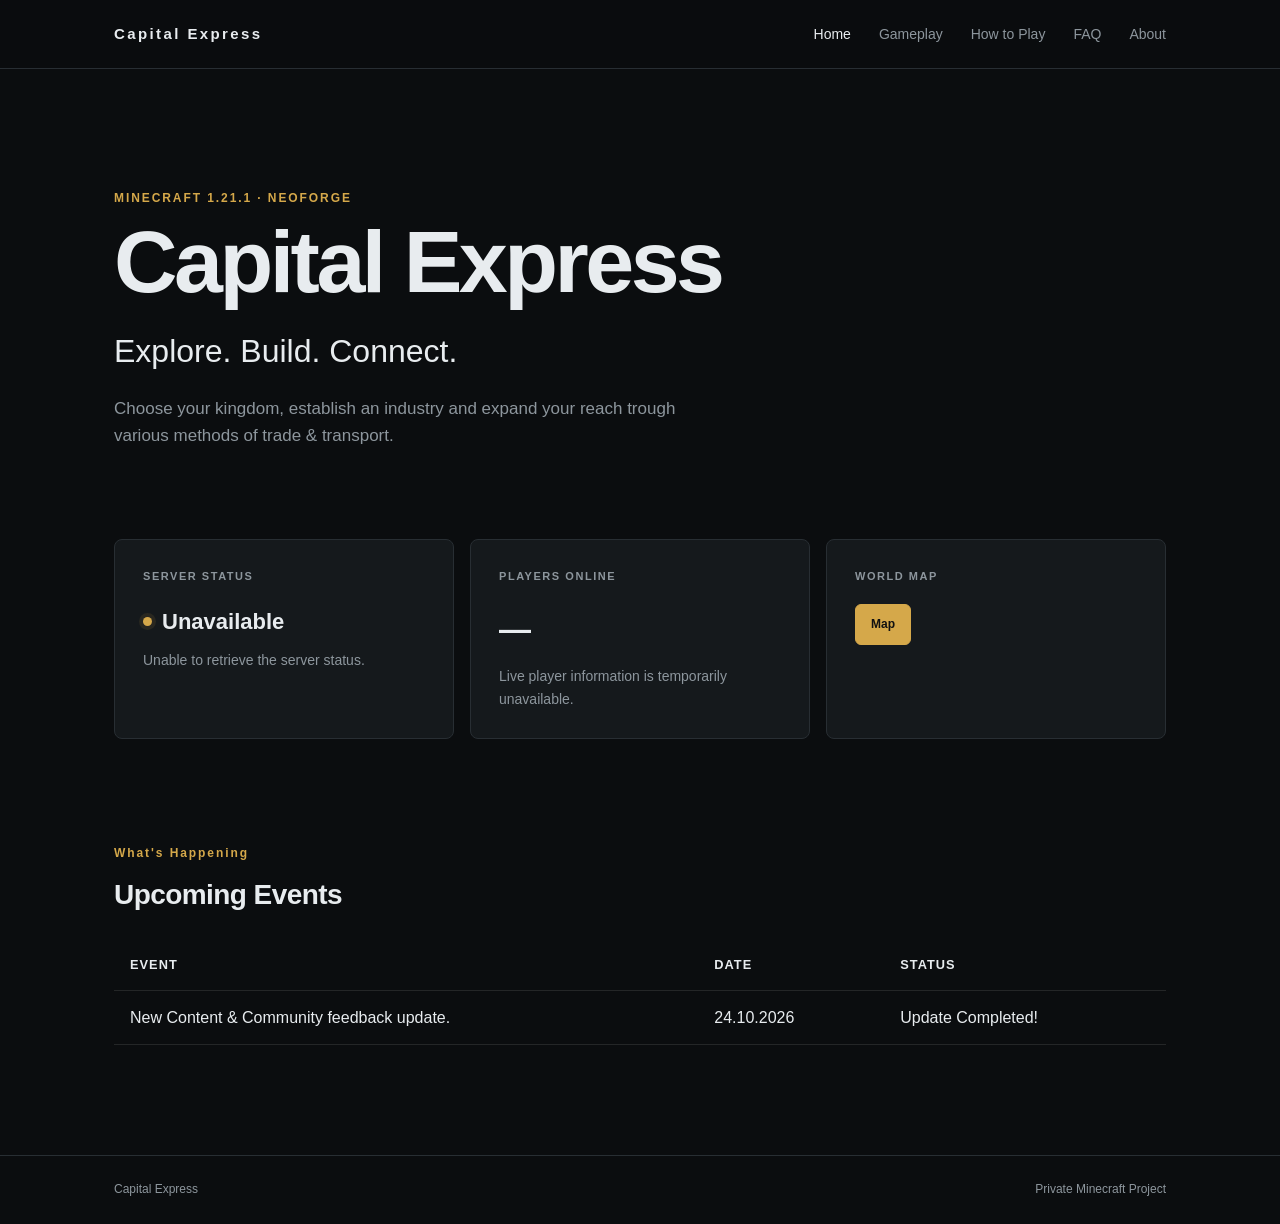
<file: index.html>
<!DOCTYPE html>

<html lang="en">
<head>
    <meta charset="UTF-8">
    <meta name="viewport" content="width=device-width, initial-scale=1.0">
    <style>
                .events-table-wrap {
            overflow-x: auto;
            width: 100%;
        }

        .events-table {
            width: 100%;
            border-collapse: collapse;
            text-align: left;
        }

        .events-table th,
        .events-table td {
            padding: 14px 16px;
            border-bottom: 1px solid rgba(255, 255, 255, 0.1);
        }

        .events-table th {
            font-size: 0.8rem;
            text-transform: uppercase;
            letter-spacing: 0.08em;
        }

        .empty-events {
            text-align: center;
            opacity: 0.75;
            padding: 28px 16px !important;
        }
    </style>


<title>Capital Express</title>
<meta name="description" content="Capital Express — A curated Minecraft multiplayer experience.">

<link rel="stylesheet" href="style.css">


</head>

<body>


<header class="navbar">
    <div class="nav-container">

        <a href="index.html" class="logo">
            Capital Express
        </a>

        <nav>
            <a href="index.html" class="active">Home</a>
            <a href="gameplay.html">Gameplay</a>
            <a href="how-to-play.html">How to Play</a>
            <a href="faq.html">FAQ</a>
            <a href="about.html">About</a>
        </nav>

    </div>
</header>


<main>

    <!-- Hero -->
    <section class="hero">

        <div class="hero-content">

            <p class="eyebrow">
                MINECRAFT 1.21.1 · NEOFORGE
            </p>

            <h1>Capital Express</h1>

            <p class="tagline">
                Explore. Build. Connect.
            </p>

            <p class="intro">
                Choose your kingdom, establish an industry and expand your reach trough various methods of trade & transport.
            </p>

        </div>

    </section>


    <!-- Server Information -->
    <section class="server-section">

        <div class="server-card">

            <span class="card-label">
                SERVER STATUS
            </span>

            <div class="status">
                <span id="status-dot" class="status-dot coming-soon"></span>
                <span id="server-status">Checking...</span>
            </div>

            <p id="server-message">
                Checking server status...
            </p>

        </div>


        <div class="server-card">

            <span class="card-label">
                PLAYERS ONLINE
            </span>

            <div class="big-value" id="player-count">
                —
            </div>

            <p id="player-message">
                Checking live player information...
            </p>

        </div>


        <div class="server-card">

            <span class="card-label">
                WORLD MAP
            </span>

            <div class="big-value">
                
            </div>

        <a 
            href="http://185.83.154.42:8081/" 
            class="setup-button" 
            target="_blank"
            rel="noopener noreferrer" 
            > 
                Map 
        </a>

        </div>

    </section>


<!-- Events table -->
<section class="development">

    <div class="section-heading">
        <span class="eyebrow">What's Happening</span>
        <h2>Upcoming Events</h2>
    </div>

    <div class="events-table-wrap">
        <table class="events-table">

            <thead>
                <tr>
                    <th scope="col">Event</th>
                    <th scope="col">Date</th>
                    <th scope="col">Status</th>
                </tr>
            </thead>

            <tbody id="events-list">
                <tr>
                    <td colspan="3" class="empty-events">
                        Loading events...
                    </td>
                </tr>
            </tbody>

        </table>
    </div>

</section>

</main>


<footer>

    <div class="footer-container">

        <span>Capital Express</span>

        <span>
            Private Minecraft Project
        </span>

    </div>

</footer>


<script>
    const SERVER_ADDRESS = "185.83.154.42:25599";

    async function updateServerStatus() {
        const statusText = document.getElementById("server-status");
        const statusDot = document.getElementById("status-dot");
        const statusMessage = document.getElementById("server-message");
        const playerCount = document.getElementById("player-count");
        const playerMessage = document.getElementById("player-message");

        try {
            const response = await fetch(
                `https://api.mcstatus.io/v2/status/java/${SERVER_ADDRESS}`
            );

            if (!response.ok) {
                throw new Error("Status API request failed");
            }

            const data = await response.json();

            if (data.online) {
                statusText.textContent = "Online";
                statusDot.className = "status-dot online";

                statusMessage.textContent =
                    "The server is currently online.";

                const online = data.players?.online ?? 0;
                const max = data.players?.max ?? "?";

                playerCount.textContent = `${online} / ${max}`;

                playerMessage.textContent =
                    "Players currently online.";
            } else {
                statusText.textContent = "Offline";
                statusDot.className = "status-dot offline";

                statusMessage.textContent =
                    "The server is currently offline.";

                playerCount.textContent = "0";

                playerMessage.textContent =
                    "No players are currently online.";
            }

        } catch (error) {
            console.error("Could not retrieve Minecraft server status:", error);

            statusText.textContent = "Unavailable";
            statusDot.className = "status-dot coming-soon";

            statusMessage.textContent =
                "Unable to retrieve the server status.";

            playerCount.textContent = "—";

            playerMessage.textContent =
                "Live player information is temporarily unavailable.";
        }
    }
    
    // Check immediately when the page loads
    updateServerStatus();

    // Refresh every 30 seconds
    setInterval(updateServerStatus, 30000);
</script>

<script src="events.js" defer></script>

</body>
</html>
</file>
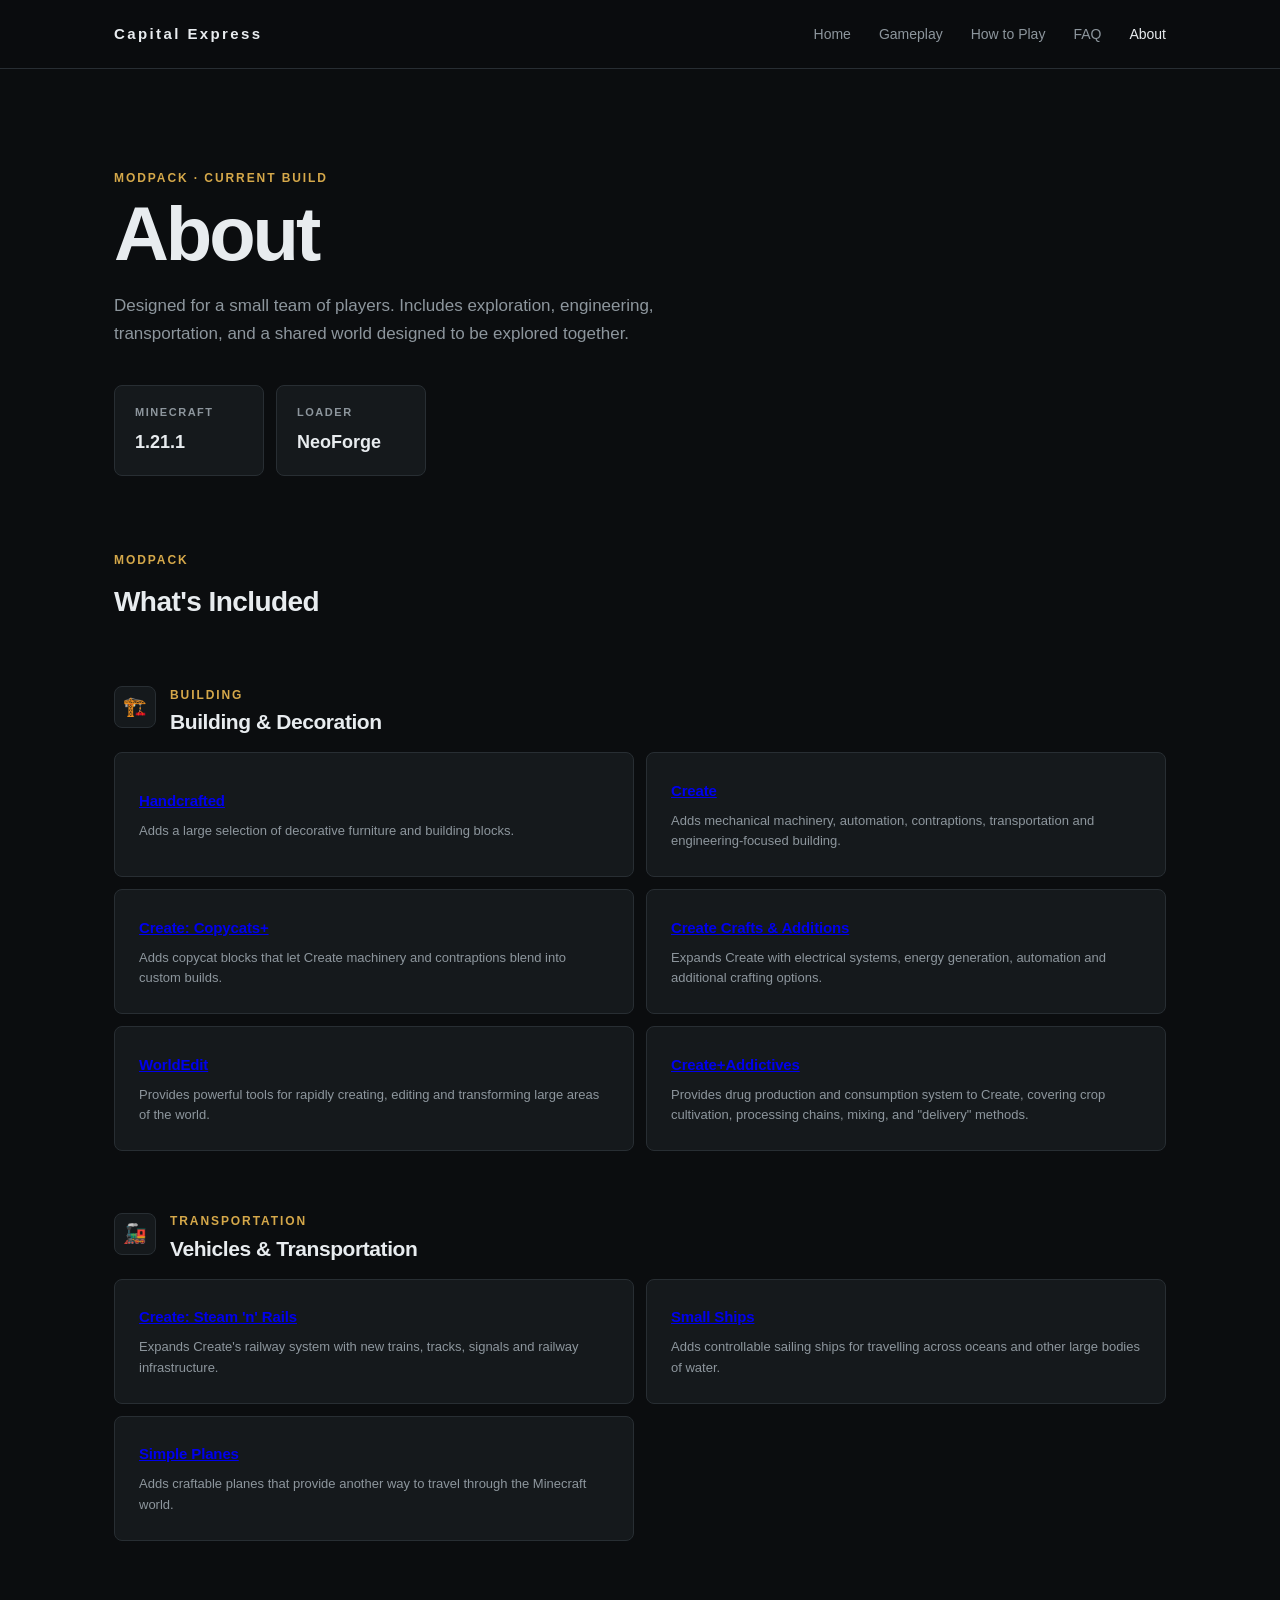
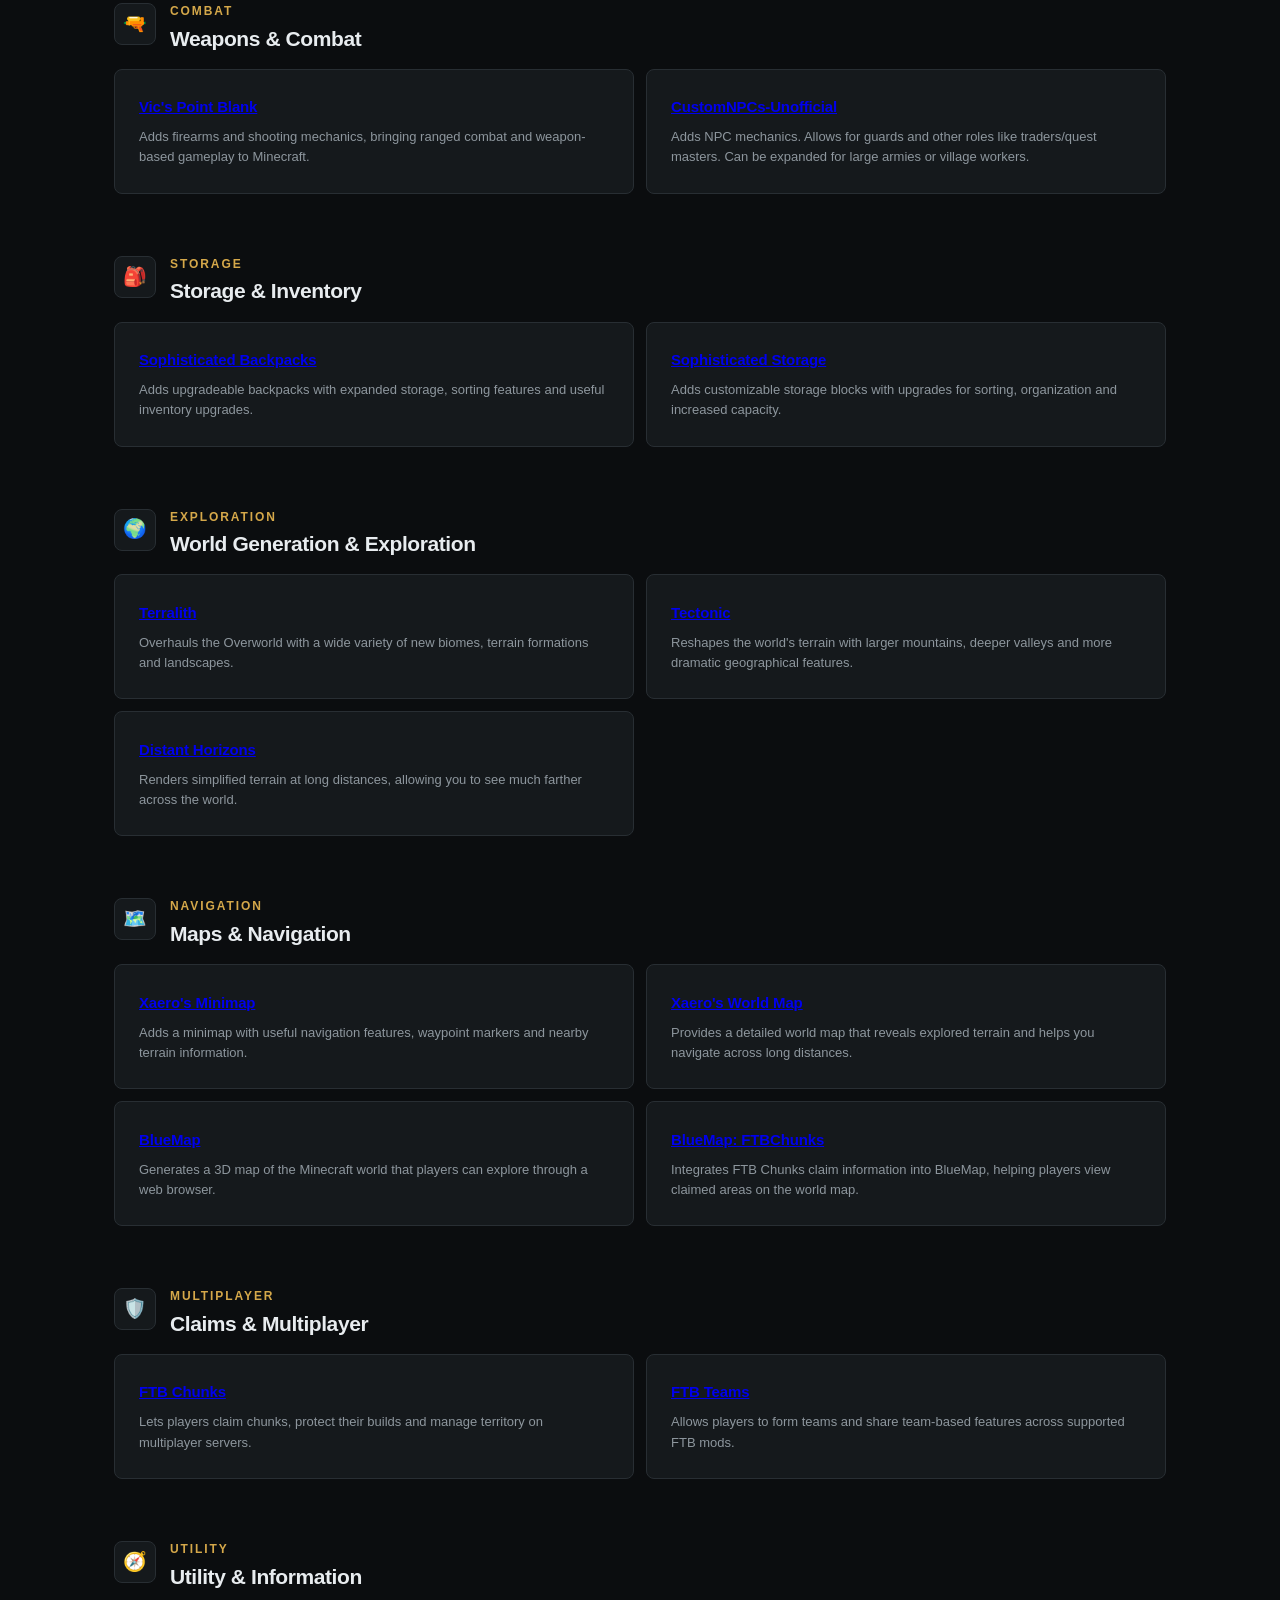
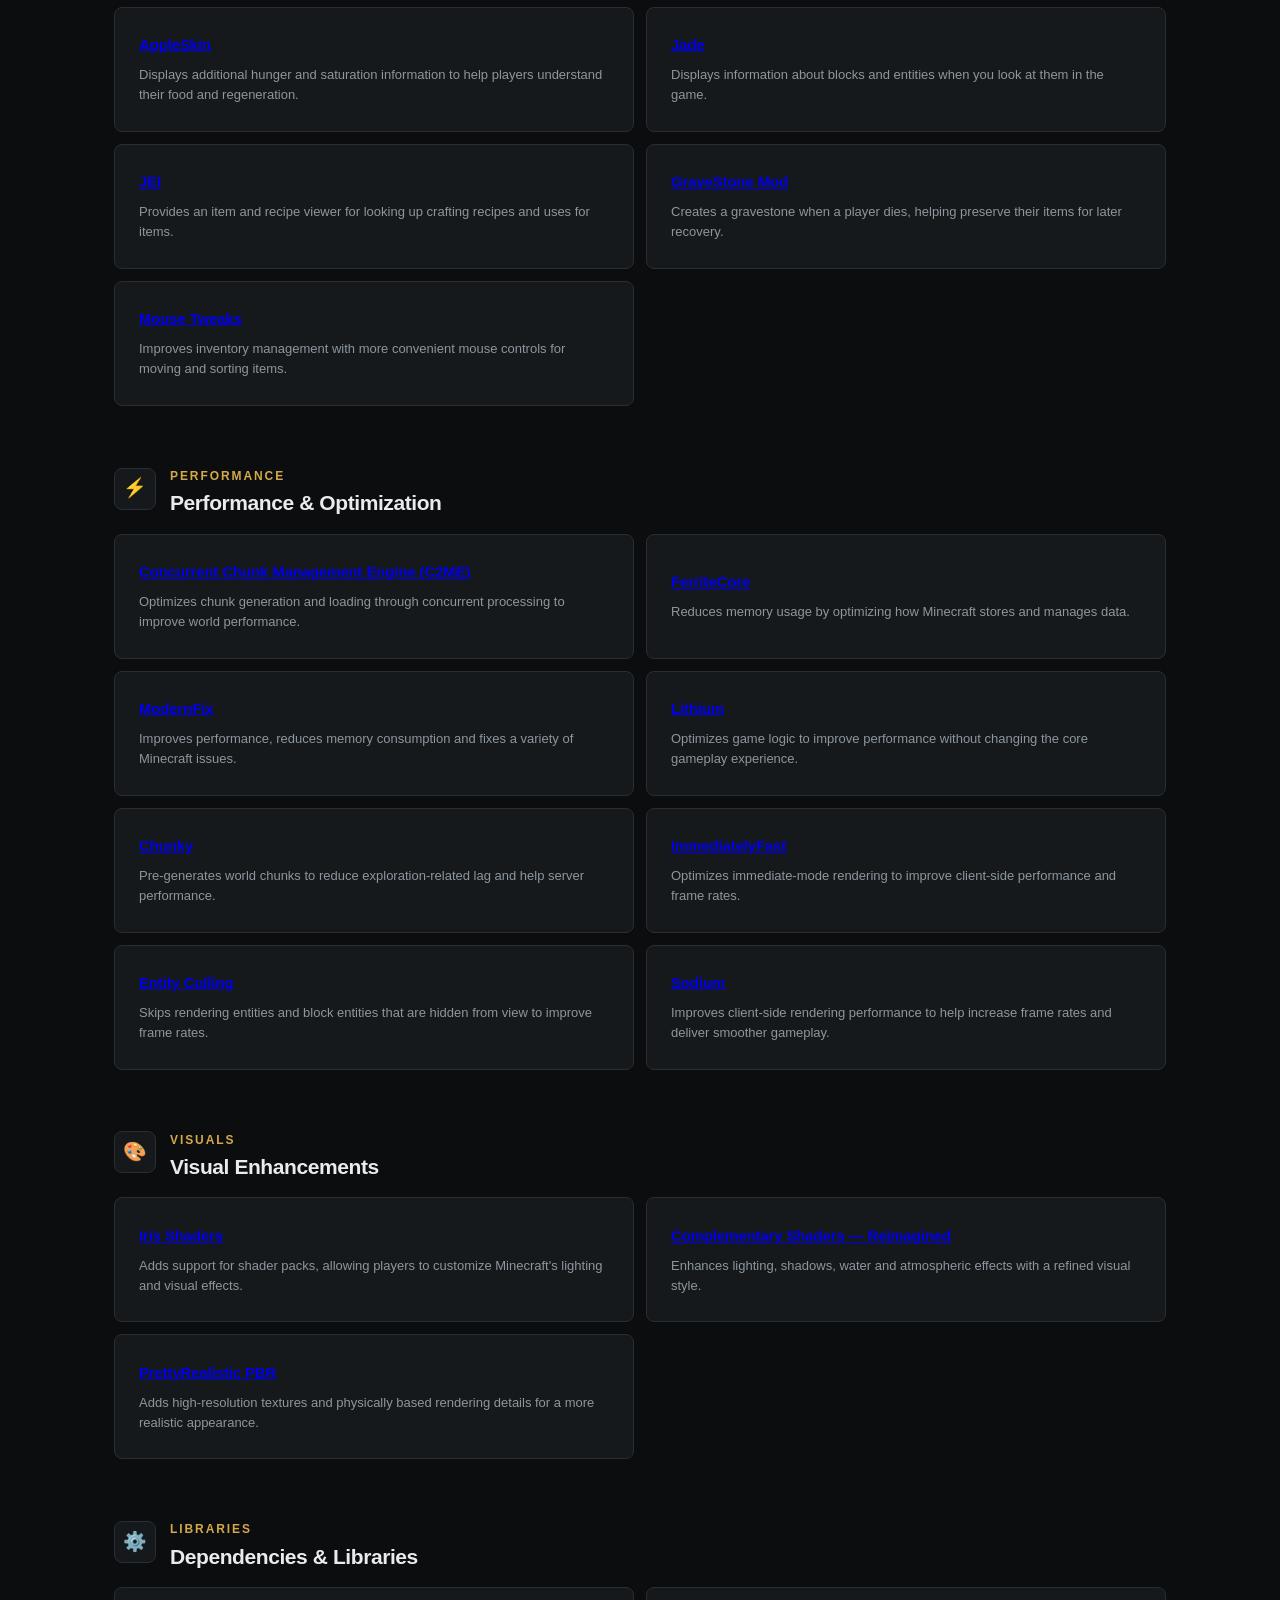
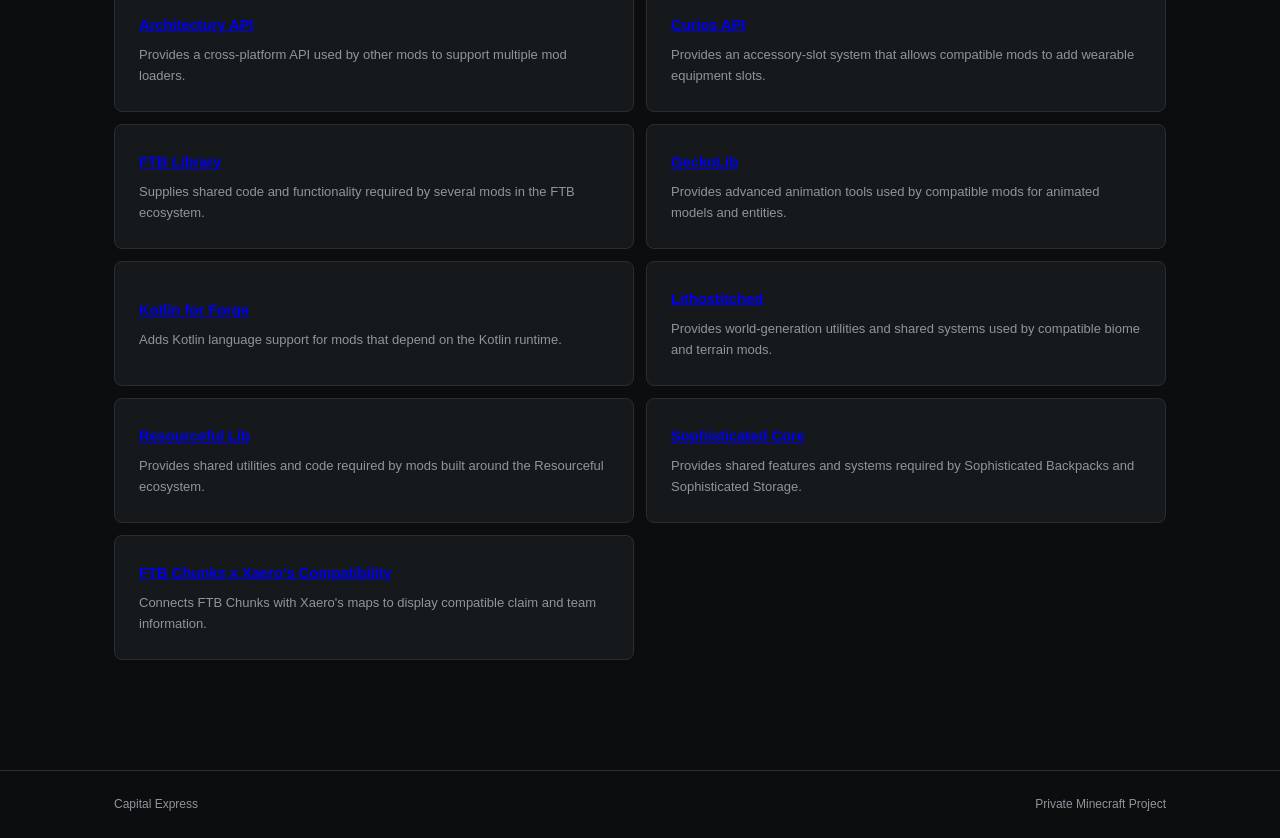
<file: about.html>
<!DOCTYPE html>
<html lang="en">
<head>
    <meta charset="UTF-8">
    <meta name="viewport" content="width=device-width, initial-scale=1.0">

    <title>About — Capital Express</title>
    <meta name="description" content="Designed for a small team of players. Includes exploration, engineering, transportation, and a shared world designed to be explored together.">

    <link rel="stylesheet" href="style.css">
</head>

<body>

    <header class="navbar">
        <div class="nav-container">

            <a href="index.html" class="logo">
                Capital Express
            </a>

            <nav>
                <a href="index.html">Home</a>
                <a href="gameplay.html">Gameplay</a>
                <a href="how-to-play.html">How to Play</a>
                <a href="faq.html">FAQ</a>
                <a href="about.html" class="active">About</a>
            </nav>

        </div>
    </header>


    <main>

        <!-- Page Header -->
        <section class="page-header">

            <div class="page-header-content">

                <p class="eyebrow">
                    MODPACK · CURRENT BUILD
                </p>

                <h1>About</h1>

                <p class="page-intro">
                Designed for a small team of players. 
                Includes exploration, engineering, transportation, and a shared world designed to be explored together.
                </p>

                <div class="version-info">
                    <div>
                        <span class="card-label">MINECRAFT</span>
                        <strong>1.21.1</strong>
                    </div>

                    <div>
                        <span class="card-label">LOADER</span>
                        <strong>NeoForge</strong>
                    </div>
                </div>

            </div>

        </section>


        <!-- Modpack -->
        <section class="modpack">

            <div class="section-heading">
                <span class="eyebrow">MODPACK</span>
                <h2>What's Included</h2>
            </div>

<!-- Building & Decoration -->

<section class="mod-category">


<div class="mod-category-header">
    <span class="mod-category-icon">🏗️</span>

    <div>
        <span class="eyebrow">BUILDING</span>
        <h3>Building &amp; Decoration</h3>
    </div>
</div>

<div class="mod-list">

    <article class="mod-item">
        <h4><a href="https://www.curseforge.com/minecraft/mc-mods/handcrafted" target="_blank" rel="noopener noreferrer">Handcrafted</a></h4>
        <p>
            Adds a large selection of decorative furniture
            and building blocks.
        </p>
    </article>

    <article class="mod-item">
        <h4><a href="https://www.curseforge.com/minecraft/mc-mods/create" target="_blank" rel="noopener noreferrer">Create</a></h4>
        <p>
            Adds mechanical machinery, automation, contraptions,
            transportation and engineering-focused building.
        </p>
    </article>

    <article class="mod-item">
        <h4><a href="https://www.curseforge.com/minecraft/mc-mods/copycats" target="_blank" rel="noopener noreferrer">Create: Copycats+</a></h4>
        <p>
            Adds copycat blocks that let Create machinery and
            contraptions blend into custom builds.
        </p>
    </article>

    <article class="mod-item">
        <h4><a href="https://www.curseforge.com/minecraft/mc-mods/createaddition" target="_blank" rel="noopener noreferrer">Create Crafts &amp; Additions</a></h4>
        <p>
            Expands Create with electrical systems, energy generation,
            automation and additional crafting options.
        </p>
    </article>

    <article class="mod-item">
        <h4><a href="https://www.curseforge.com/minecraft/mc-mods/worldedit" target="_blank" rel="noopener noreferrer">WorldEdit</a></h4>
        <p>
            Provides powerful tools for rapidly creating, editing
            and transforming large areas of the world.
        </p>
    </article>
    
    <article class="mod-item">
        <h4><a href="https://www.curseforge.com/minecraft/mc-mods/create-addictives" target="_blank" rel="noopener noreferrer">Create+Addictives</a></h4>
        <p>
            Provides drug production and consumption system to Create, covering crop cultivation, processing chains, mixing, and "delivery" methods.
        </p>
    </article>
    
</div>


</section>

<!-- Transportation -->

<section class="mod-category">


<div class="mod-category-header">
    <span class="mod-category-icon">🚂</span>

    <div>
        <span class="eyebrow">TRANSPORTATION</span>
        <h3>Vehicles &amp; Transportation</h3>
    </div>
</div>

<div class="mod-list">

    <article class="mod-item">
        <h4><a href="https://www.curseforge.com/minecraft/mc-mods/steam-n-rails-neoforge" target="_blank" rel="noopener noreferrer">Create: Steam 'n' Rails</a></h4>
        <p>
            Expands Create's railway system with new trains,
            tracks, signals and railway infrastructure.
        </p>
    </article>

    <article class="mod-item">
        <h4><a href="https://www.curseforge.com/minecraft/mc-mods/small-ships" target="_blank" rel="noopener noreferrer">Small Ships</a></h4>
        <p>
            Adds controllable sailing ships for travelling across
            oceans and other large bodies of water.
        </p>
    </article>

    <article class="mod-item">
        <h4><a href="https://www.curseforge.com/minecraft/mc-mods/simple-planes" target="_blank" rel="noopener noreferrer">Simple Planes</a></h4>
        <p>
            Adds craftable planes that provide another way to
            travel through the Minecraft world.
        </p>
    </article>

</div>


</section>

<!-- Weapons & Combat -->

<section class="mod-category">


<div class="mod-category-header">
    <span class="mod-category-icon">🔫</span>

    <div>
        <span class="eyebrow">COMBAT</span>
        <h3>Weapons &amp; Combat</h3>
    </div>
</div>

<div class="mod-list">

    <article class="mod-item">
        <h4><a href="https://www.curseforge.com/minecraft/mc-mods/vics-point-blank" target="_blank" rel="noopener noreferrer">Vic's Point Blank</a></h4>
        <p>
            Adds firearms and shooting mechanics, bringing
            ranged combat and weapon-based gameplay to Minecraft.
        </p>
    </article>

    <article class="mod-item">
        <h4><a href="https://www.curseforge.com/minecraft/mc-mods/customnpcs-unofficial">CustomNPCs-Unofficial</a></h4>
        <p>
            Adds NPC mechanics. Allows for guards and other roles like traders/quest masters. Can be expanded for large armies or village workers.
        </p>
    </article>

</div>

</section>

<!-- Storage & Inventory -->

<section class="mod-category">


<div class="mod-category-header">
    <span class="mod-category-icon">🎒</span>

    <div>
        <span class="eyebrow">STORAGE</span>
        <h3>Storage &amp; Inventory</h3>
    </div>
</div>

<div class="mod-list">

    <article class="mod-item">
        <h4><a href="https://www.curseforge.com/minecraft/mc-mods/sophisticated-backpacks" target="_blank" rel="noopener noreferrer">Sophisticated Backpacks</a></h4>
        <p>
            Adds upgradeable backpacks with expanded storage,
            sorting features and useful inventory upgrades.
        </p>
    </article>

    <article class="mod-item">
        <h4><a href="https://www.curseforge.com/minecraft/mc-mods/sophisticated-storage" target="_blank" rel="noopener noreferrer">Sophisticated Storage</a></h4>
        <p>
            Adds customizable storage blocks with upgrades
            for sorting, organization and increased capacity.
        </p>
    </article>

</div>


</section>

<!-- World Generation -->

<section class="mod-category">


<div class="mod-category-header">
    <span class="mod-category-icon">🌍</span>

    <div>
        <span class="eyebrow">EXPLORATION</span>
        <h3>World Generation &amp; Exploration</h3>
    </div>
</div>

<div class="mod-list">

    <article class="mod-item">
        <h4><a href="https://www.curseforge.com/minecraft/mc-mods/terralith" target="_blank" rel="noopener noreferrer">Terralith</a></h4>
        <p>
            Overhauls the Overworld with a wide variety of
            new biomes, terrain formations and landscapes.
        </p>
    </article>

    <article class="mod-item">
        <h4><a href="https://www.curseforge.com/minecraft/mc-mods/tectonic" target="_blank" rel="noopener noreferrer">Tectonic</a></h4>
        <p>
            Reshapes the world's terrain with larger mountains,
            deeper valleys and more dramatic geographical features.
        </p>
    </article>

    <article class="mod-item">
        <h4><a href="https://www.curseforge.com/minecraft/mc-mods/distant-horizons" target="_blank" rel="noopener noreferrer">Distant Horizons</a></h4>
        <p>
            Renders simplified terrain at long distances,
            allowing you to see much farther across the world.
        </p>
    </article>

</div>


</section>

<!-- Maps & Navigation -->

<section class="mod-category">


<div class="mod-category-header">
    <span class="mod-category-icon">🗺️</span>

    <div>
        <span class="eyebrow">NAVIGATION</span>
        <h3>Maps &amp; Navigation</h3>
    </div>
</div>

<div class="mod-list">

    <article class="mod-item">
        <h4><a href="https://www.curseforge.com/minecraft/mc-mods/xaeros-minimap" target="_blank" rel="noopener noreferrer">Xaero's Minimap</a></h4>
        <p>
            Adds a minimap with useful navigation features,
            waypoint markers and nearby terrain information.
        </p>
    </article>

    <article class="mod-item">
        <h4><a href="https://www.curseforge.com/minecraft/mc-mods/xaeros-world-map" target="_blank" rel="noopener noreferrer">Xaero's World Map</a></h4>
        <p>
            Provides a detailed world map that reveals explored
            terrain and helps you navigate across long distances.
        </p>
    </article>

    <article class="mod-item">
        <h4><a href="https://www.curseforge.com/minecraft/mc-mods/bluemap" target="_blank" rel="noopener noreferrer">BlueMap</a></h4>
        <p>
            Generates a 3D map of the Minecraft world that
            players can explore through a web browser.
        </p>
    </article>

    <article class="mod-item">
        <h4><a href="https://www.curseforge.com/minecraft/mc-mods/bluemap-ftbchunks" target="_blank" rel="noopener noreferrer">BlueMap: FTBChunks</a></h4>
        <p>
            Integrates FTB Chunks claim information into BlueMap,
            helping players view claimed areas on the world map.
        </p>
    </article>

</div>


</section>

<!-- Claims & Multiplayer -->

<section class="mod-category">


<div class="mod-category-header">
    <span class="mod-category-icon">🛡️</span>

    <div>
        <span class="eyebrow">MULTIPLAYER</span>
        <h3>Claims &amp; Multiplayer</h3>
    </div>
</div>

<div class="mod-list">

    <article class="mod-item">
        <h4><a href="https://www.curseforge.com/minecraft/mc-mods/ftb-chunks-forge" target="_blank" rel="noopener noreferrer">FTB Chunks</a></h4>
        <p>
            Lets players claim chunks, protect their builds
            and manage territory on multiplayer servers.
        </p>
    </article>

    <article class="mod-item">
        <h4><a href="https://www.curseforge.com/minecraft/mc-mods/ftb-teams-forge" target="_blank" rel="noopener noreferrer">FTB Teams</a></h4>
        <p>
            Allows players to form teams and share team-based
            features across supported FTB mods.
        </p>
    </article>

</div>


</section>

<!-- Utility & Information -->

<section class="mod-category">


<div class="mod-category-header">
    <span class="mod-category-icon">🧭</span>

    <div>
        <span class="eyebrow">UTILITY</span>
        <h3>Utility &amp; Information</h3>
    </div>
</div>

<div class="mod-list">

    <article class="mod-item">
        <h4><a href="https://www.curseforge.com/minecraft/mc-mods/appleskin" target="_blank" rel="noopener noreferrer">AppleSkin</a></h4>
        <p>
            Displays additional hunger and saturation information
            to help players understand their food and regeneration.
        </p>
    </article>

    <article class="mod-item">
        <h4><a href="https://www.curseforge.com/minecraft/mc-mods/jade" target="_blank" rel="noopener noreferrer">Jade</a></h4>
        <p>
            Displays information about blocks and entities
            when you look at them in the game.
        </p>
    </article>

    <article class="mod-item">
        <h4><a href="https://www.curseforge.com/minecraft/mc-mods/jei" target="_blank" rel="noopener noreferrer">JEI</a></h4>
        <p>
            Provides an item and recipe viewer for looking up
            crafting recipes and uses for items.
        </p>
    </article>

    <article class="mod-item">
        <h4><a href="https://www.curseforge.com/minecraft/mc-mods/gravestone-mod" target="_blank" rel="noopener noreferrer">GraveStone Mod</a></h4>
        <p>
            Creates a gravestone when a player dies,
            helping preserve their items for later recovery.
        </p>
    </article>

    <article class="mod-item">
        <h4><a href="https://www.curseforge.com/minecraft/mc-mods/mouse-tweaks" target="_blank" rel="noopener noreferrer">Mouse Tweaks</a></h4>
        <p>
            Improves inventory management with more convenient
            mouse controls for moving and sorting items.
        </p>
    </article>

</div>

</section>

<!-- Performance & Optimization -->

<section class="mod-category">


<div class="mod-category-header">
    <span class="mod-category-icon">⚡</span>

    <div>
        <span class="eyebrow">PERFORMANCE</span>
        <h3>Performance &amp; Optimization</h3>
    </div>
</div>

<div class="mod-list">

    <article class="mod-item">
        <h4><a href="https://www.curseforge.com/minecraft/mc-mods/c2me" target="_blank" rel="noopener noreferrer">Concurrent Chunk Management Engine (C2ME)</a></h4>
        <p>
            Optimizes chunk generation and loading through
            concurrent processing to improve world performance.
        </p>
    </article>

    <article class="mod-item">
        <h4><a href="https://www.curseforge.com/minecraft/mc-mods/ferritecore" target="_blank" rel="noopener noreferrer">FerriteCore</a></h4>
        <p>
            Reduces memory usage by optimizing how Minecraft
            stores and manages data.
        </p>
    </article>

    <article class="mod-item">
        <h4><a href="https://www.curseforge.com/minecraft/mc-mods/modernfix" target="_blank" rel="noopener noreferrer">ModernFix</a></h4>
        <p>
            Improves performance, reduces memory consumption
            and fixes a variety of Minecraft issues.
        </p>
    </article>

    <article class="mod-item">
        <h4><a href="https://www.curseforge.com/minecraft/mc-mods/lithium" target="_blank" rel="noopener noreferrer">Lithium</a></h4>
        <p>
            Optimizes game logic to improve performance
            without changing the core gameplay experience.
        </p>
    </article>

    <article class="mod-item">
        <h4><a href="https://www.curseforge.com/minecraft/mc-mods/chunky-pregenerator" target="_blank" rel="noopener noreferrer">Chunky</a></h4>
        <p>
            Pre-generates world chunks to reduce exploration-related
            lag and help server performance.
        </p>
    </article>

    <article class="mod-item">
        <h4><a href="https://www.curseforge.com/minecraft/mc-mods/immediatelyfast" target="_blank" rel="noopener noreferrer">ImmediatelyFast</a></h4>
        <p>
            Optimizes immediate-mode rendering to improve
            client-side performance and frame rates.
        </p>
    </article>

    <article class="mod-item">
        <h4><a href="https://www.curseforge.com/minecraft/mc-mods/entityculling" target="_blank" rel="noopener noreferrer">Entity Culling</a></h4>
        <p>
            Skips rendering entities and block entities that
            are hidden from view to improve frame rates.
        </p>
    </article>

    <article class="mod-item">
        <h4><a href="https://www.curseforge.com/minecraft/mc-mods/sodium" target="_blank" rel="noopener noreferrer">Sodium</a></h4>
        <p>
            Improves client-side rendering performance to help
            increase frame rates and deliver smoother gameplay.
        </p>
    </article>

</div>


</section>

<!-- Visual Enhancements -->

<section class="mod-category">


<div class="mod-category-header">
    <span class="mod-category-icon">🎨</span>

    <div>
        <span class="eyebrow">VISUALS</span>
        <h3>Visual Enhancements</h3>
    </div>
</div>

<div class="mod-list">

    <article class="mod-item">
        <h4><a href="https://www.curseforge.com/minecraft/mc-mods/irisshaders" target="_blank" rel="noopener noreferrer">Iris Shaders</a></h4>
        <p>
            Adds support for shader packs, allowing players
            to customize Minecraft's lighting and visual effects.
        </p>
    </article>

    <article class="mod-item">
        <h4><a href="https://www.curseforge.com/minecraft/shaders/complementary-reimagined" target="_blank" rel="noopener noreferrer">Complementary Shaders — Reimagined</a></h4>
        <p>
            Enhances lighting, shadows, water and atmospheric
            effects with a refined visual style.
        </p>
    </article>

    <article class="mod-item">
        <h4><a href="https://www.curseforge.com/minecraft/texture-packs/prettyrealistic-pbr" target="_blank" rel="noopener noreferrer">PrettyRealistic PBR</a></h4>
        <p>
            Adds high-resolution textures and physically based
            rendering details for a more realistic appearance.
        </p>
    </article>

</div>


</section>

<!-- Dependencies & Libraries -->

<section class="mod-category">


<div class="mod-category-header">
    <span class="mod-category-icon">⚙️</span>

    <div>
        <span class="eyebrow">LIBRARIES</span>
        <h3>Dependencies &amp; Libraries</h3>
    </div>
</div>

<div class="mod-list">

    <article class="mod-item">
        <h4><a href="https://www.curseforge.com/minecraft/mc-mods/architectury-api" target="_blank" rel="noopener noreferrer">Architectury API</a></h4>
        <p>
            Provides a cross-platform API used by other mods
            to support multiple mod loaders.
        </p>
    </article>

    <article class="mod-item">
        <h4><a href="https://www.curseforge.com/minecraft/mc-mods/curios" target="_blank" rel="noopener noreferrer">Curios API</a></h4>
        <p>
            Provides an accessory-slot system that allows
            compatible mods to add wearable equipment slots.
        </p>
    </article>

    <article class="mod-item">
        <h4><a href="https://www.curseforge.com/minecraft/mc-mods/ftb-library-forge" target="_blank" rel="noopener noreferrer">FTB Library</a></h4>
        <p>
            Supplies shared code and functionality required
            by several mods in the FTB ecosystem.
        </p>
    </article>

    <article class="mod-item">
        <h4><a href="https://www.curseforge.com/minecraft/mc-mods/geckolib" target="_blank" rel="noopener noreferrer">GeckoLib</a></h4>
        <p>
            Provides advanced animation tools used by
            compatible mods for animated models and entities.
        </p>
    </article>

    <article class="mod-item">
        <h4><a href="https://www.curseforge.com/minecraft/mc-mods/kotlin-for-forge" target="_blank" rel="noopener noreferrer">Kotlin for Forge</a></h4>
        <p>
            Adds Kotlin language support for mods that
            depend on the Kotlin runtime.
        </p>
    </article>

    <article class="mod-item">
        <h4><a href="https://www.curseforge.com/minecraft/mc-mods/lithostitched" target="_blank" rel="noopener noreferrer">Lithostitched</a></h4>
        <p>
            Provides world-generation utilities and shared
            systems used by compatible biome and terrain mods.
        </p>
    </article>

    <article class="mod-item">
        <h4><a href="https://www.curseforge.com/minecraft/mc-mods/resourceful-lib" target="_blank" rel="noopener noreferrer">Resourceful Lib</a></h4>
        <p>
            Provides shared utilities and code required
            by mods built around the Resourceful ecosystem.
        </p>
    </article>

    <article class="mod-item">
        <h4><a href="https://www.curseforge.com/minecraft/mc-mods/sophisticated-core" target="_blank" rel="noopener noreferrer">Sophisticated Core</a></h4>
        <p>
            Provides shared features and systems required
            by Sophisticated Backpacks and Sophisticated Storage.
        </p>
    </article>

    <article class="mod-item">
        <h4><a href="https://www.curseforge.com/minecraft/mc-mods/ftbxaerocompat" target="_blank" rel="noopener noreferrer">FTB Chunks x Xaero's Compatibility</a></h4>
        <p>
            Connects FTB Chunks with Xaero's maps to display
            compatible claim and team information.
        </p>
    </article>

</div>


</section>


        </section>

    </main>


    <footer>

        <div class="footer-container">

            <span>Capital Express</span>

            <span>
                Private Minecraft Project
            </span>

        </div>

    </footer>


</body>
</html>
</file>
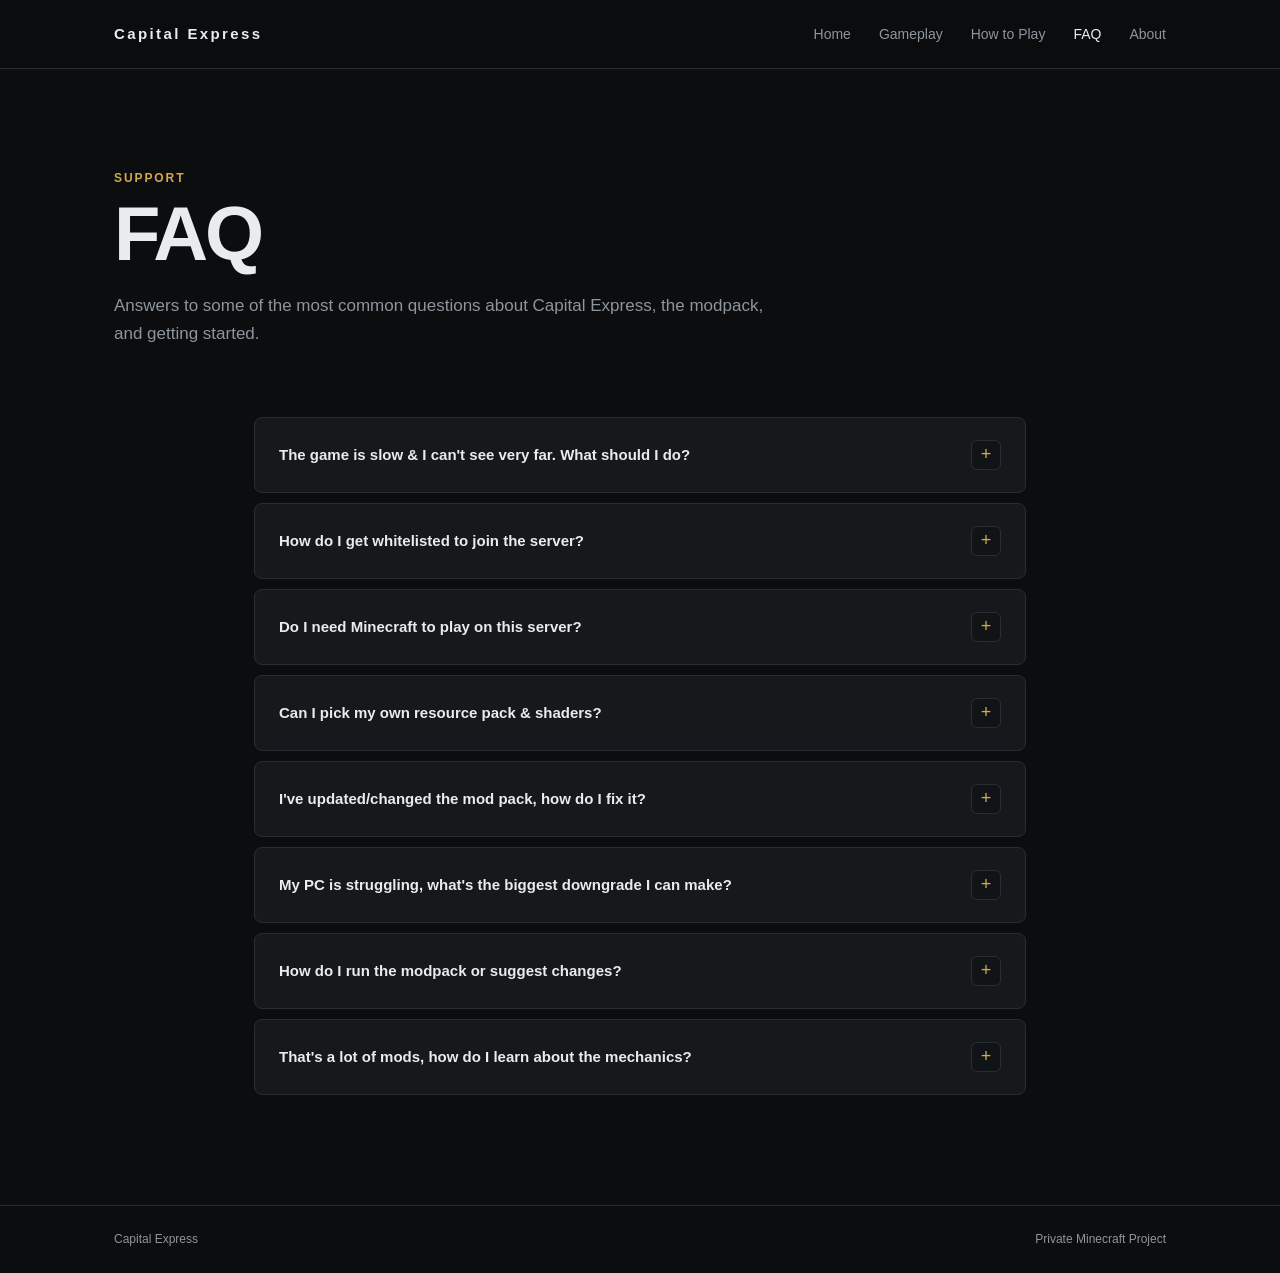
<file: faq.html>
<!DOCTYPE html>

<html lang="en">
<head>
    <meta charset="UTF-8">
    <meta name="viewport" content="width=device-width, initial-scale=1.0">


<title>FAQ — Capital Express</title>
<meta name="description" content="Frequently asked questions about Capital Express.">

<link rel="stylesheet" href="style.css">


</head>

<body>


<header class="navbar">
    <div class="nav-container">

        <a href="index.html" class="logo">
            Capital Express
        </a>

        <nav>
            <a href="index.html">Home</a>
            <a href="gameplay.html">Gameplay</a>
            <a href="how-to-play.html">How to Play</a>
            <a href="faq.html" class="active">FAQ</a>
            <a href="about.html">About</a>
        </nav>

    </div>
</header>


<main>

    <!-- Page Header -->
    <section class="page-header">

        <div class="page-header-content">

            <p class="eyebrow">
                SUPPORT
            </p>

            <h1>FAQ</h1>

            <p class="page-intro">
                Answers to some of the most common questions about
                Capital Express, the modpack, and getting started.
            </p>

        </div>

    </section>


    <!-- FAQ -->
    <section class="faq">

        <div class="faq-list">

            <details class="faq-item">
                <summary class="faq-question">
                    The game is slow & I can't see very far. What should I do?
                </summary>

                <div class="faq-answer">
                    <p>
                        If you've just logged in for the first time,
                        the world needs to save locally on your computer.
                        This can make things feel slow initially.
                        Once the world has loaded and cached, things
                        should become noticeably faster the next time
                        you sign in or after you've played for a while.
                    </p>
                </div>
            </details>


            <details class="faq-item">
                <summary class="faq-question">
                    How do I get whitelisted to join the server?
                </summary>

                <div class="faq-answer">
                    <p>
                    Access the <a href="gameplay.html">Gameplay</a> page first and then contact the admin regarding claiming the kingdom.
                    </p>
                </div>
            </details>


            <details class="faq-item">
                <summary class="faq-question">
                    Do I need Minecraft to play on this server?
                </summary>

                <div class="faq-answer">
                    <p>
                        Yes. You need a legitimate copy of Minecraft
                        Java Edition to play on the server.
                    </p>
                </div>
            </details>


            <details class="faq-item">
                <summary class="faq-question">
                    Can I pick my own resource pack & shaders?
                </summary>

                <div class="faq-answer">
                    <p>
                    Yes, the server is not forcing a resource pack or shaders - you can pick whatever you like, as long as you PC can handle it.
                    </p>
                </div>
            </details>

            <details class="faq-item">
                <summary class="faq-question">
                    I've updated/changed the mod pack, how do I fix it?
                </summary>

                <div class="faq-answer">
                    <p>
                        If you updated or changed the mod pack and now the server is throwing errors, it's best to remove it and download it again from  
                        <a href="how-to-play.html">How to Play</a> page. 
                    </p>
                </div>
            </details>

            <details class="faq-item">
                <summary class="faq-question">
                    My PC is struggling, what's the biggest downgrade I can make?
                </summary>

                <div class="faq-answer">
                    <p>
                    If you just joined the server for the first time, give it some time as world generation can be quite heavy on your PC. Otherwise, while it's not recommended (due to shitty graphics) you can disable Iris Shaders from "Video Settnigs" options.
                    </p>
                </div>
            </details>
            
            <details class="faq-item">
                <summary class="faq-question">
                    How do I run the modpack or suggest changes?
                </summary>

                <div class="faq-answer">
                    <p>
                        Refer to the <a href="https://zipsqu.github.io/MCProject/how-to-play.html">How To Play</a> page. If you find any mods you like, you can let us know & we wil have a look at the compatibility!
                    </p>
                </div>
            </details>

            <details class="faq-item">
                <summary class="faq-question">
                    That's a lot of mods, how do I learn about the mechanics?
                </summary>

                <div class="faq-answer">
                    <p>
                    In-game, on the right hand side, there's a tool called "JEI" that allows you to look up the resources and then check their production chains. You can also use the <a href="https://zipsqu.github.io/MCProject/about.html">About</a> page to find a specific mod & learn more about it by clicking the link!
                    </p>
                </div>
            </details>
            
        </div>

    </section>

</main>


<footer>

    <div class="footer-container">

        <span>Capital Express</span>

        <span>
            Private Minecraft Project
        </span>

    </div>

</footer>


</body>
</html>
</file>
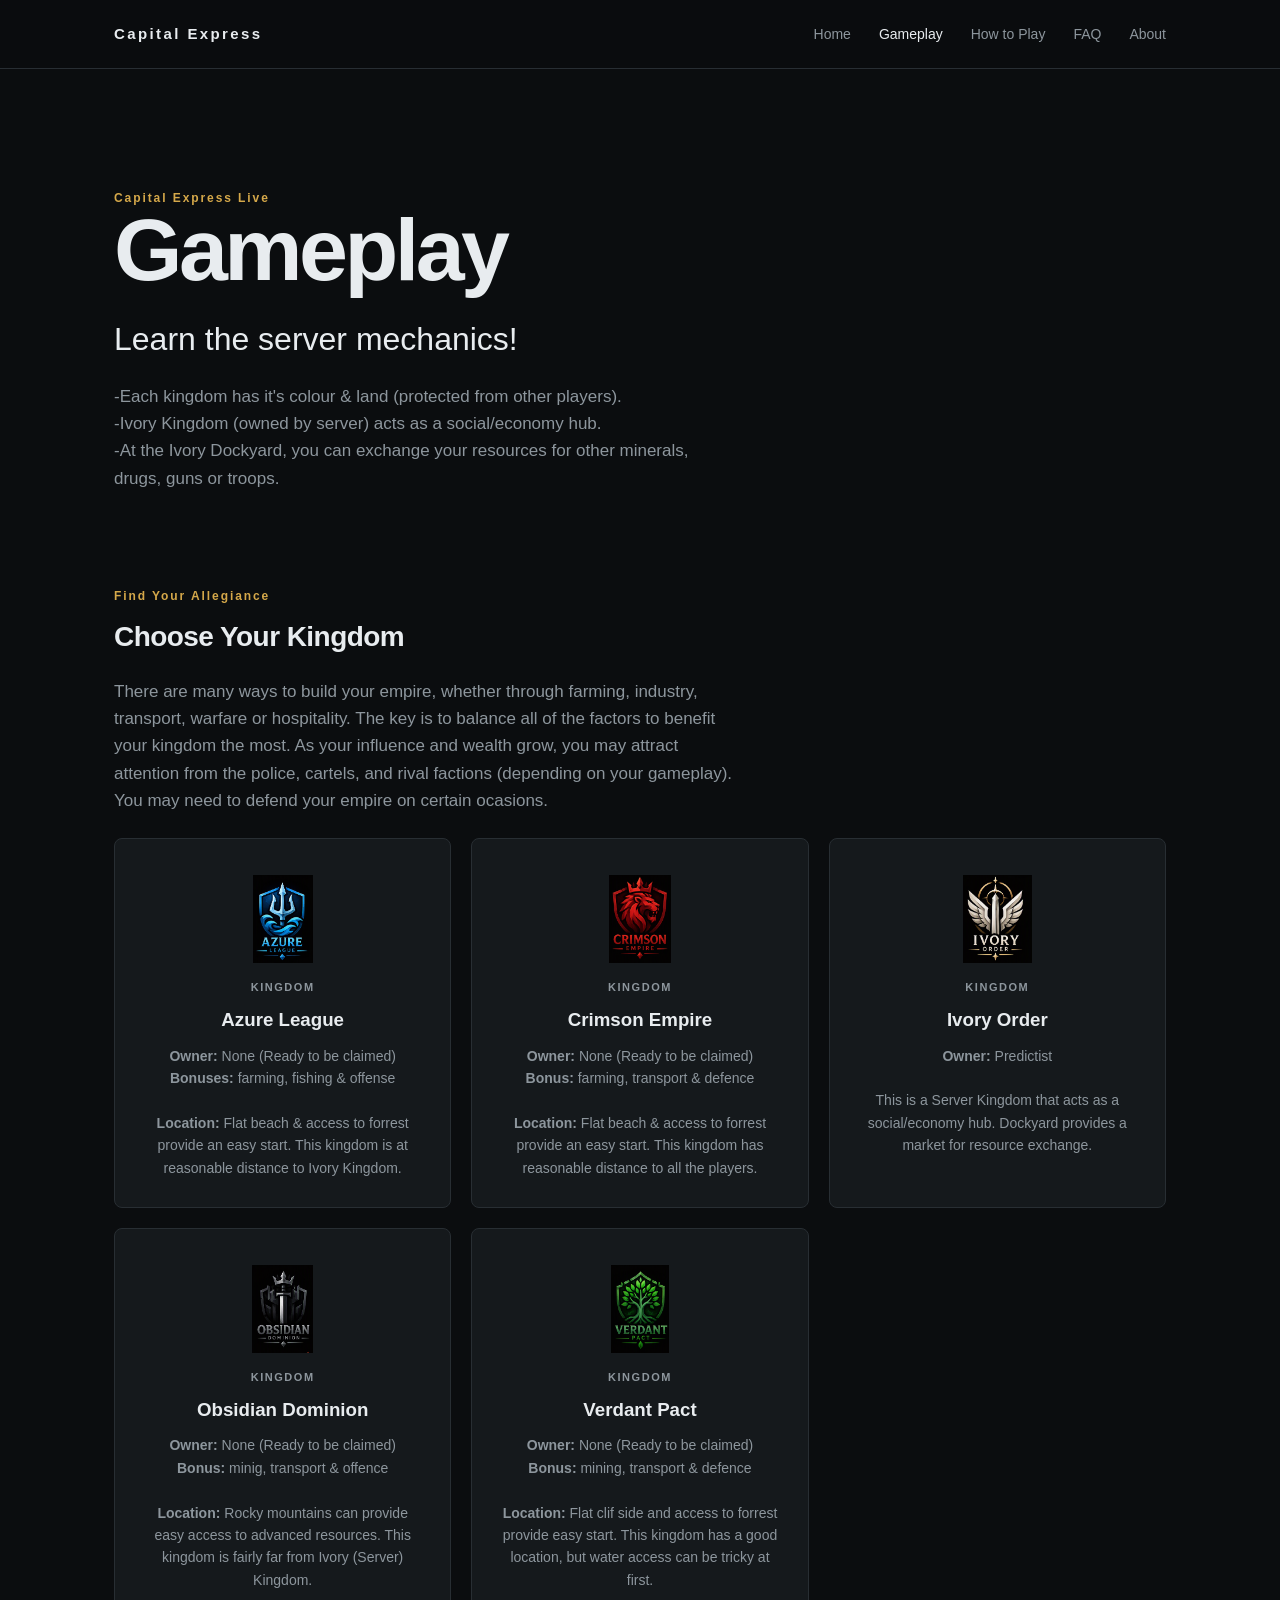
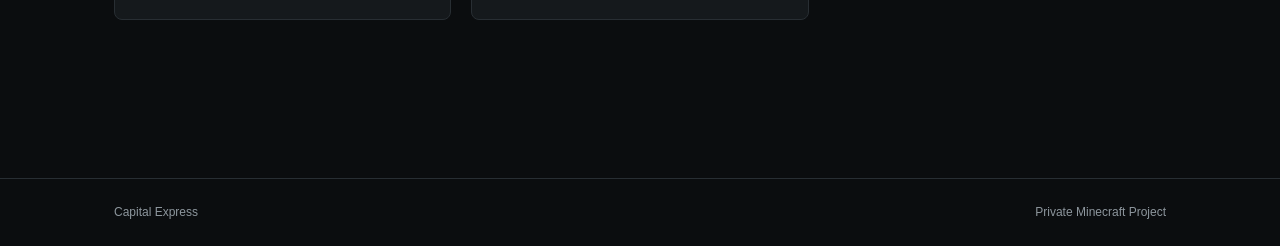
<file: gameplay.html>
<!DOCTYPE html>
<html lang="en">
<head>
    <meta charset="UTF-8">
    <meta name="viewport" content="width=device-width, initial-scale=1.0">

    <title>Gameplay | Capital Express</title>
    <meta name="description" content="Capital Express — Discover the kingdoms, gameplay, and upcoming events.">

    <link rel="stylesheet" href="style.css">

    <style>
        /* Gameplay page additions */
        .gameplay-title {
            display: block;
            width: 100%;
            margin: 0;
            text-align: left;
        }

        .gameplay-title h1 {
            margin: 0;
        }

        .kingdom-section {
            margin: 0 auto 48px;
        }

        .kingdom-grid {
            display: grid;
            grid-template-columns: repeat(3, minmax(0, 1fr));
            gap: 20px;
        }

        .kingdom-card {
            text-align: center;
            align-items: center;
        }

        .kingdom-avatar {
            display: block;
            width: 88px;
            height: 88px;
            object-fit: contain;
            margin: 8px auto 16px;
        }

        .kingdom-card h3 {
            margin: 8px 0;
        }

        .kingdom-card p {
            margin-bottom: 0;
        }

        @media (max-width: 800px) {
            .kingdom-grid {
                grid-template-columns: repeat(2, minmax(0, 1fr));
            }
        }

        @media (max-width: 520px) {
            .kingdom-grid {
                grid-template-columns: 1fr;
            }
        }
    </style>
</head>

<body>

<header class="navbar">
    <div class="nav-container">

        <a href="index.html" class="logo">
            Capital Express
        </a>

        <nav>
            <a href="index.html">Home</a>
            <a href="gameplay.html" class="active">Gameplay</a>
            <a href="how-to-play.html">How to Play</a>
            <a href="faq.html">FAQ</a>
            <a href="about.html">About</a>
        </nav>

    </div>
</header>

<main>

    <!-- Page introduction -->
    <section class="hero">
        <div class="hero-content">

            <p class="eyebrow">
                Capital Express Live
            </p>

            <div class="gameplay-title">
                <h1>Gameplay</h1>
            </div>

            <p class="tagline">
                Learn the server mechanics!
            </p>

            <p class="intro">
            -Each kingdom has it's colour & land (protected from other players). <br>
            -Ivory Kingdom (owned by server) acts as a social/economy hub. <br>
            -At the Ivory Dockyard, you can exchange your resources for other minerals, drugs, guns or troops.
            </p>
        </div>
    </section>

    <!-- Kingdom selection -->
    <section class="development kingdom-section">

        <div class="section-heading">
            <span class="eyebrow">Find Your Allegiance</span>
            <h2>Choose Your Kingdom</h2>
            <p class="intro">
            There are many ways to build your empire, whether through farming, industry, transport, warfare or hospitality. The key is to balance all of the factors to benefit your kingdom the most. 
            As your influence and wealth grow, you may attract attention from the police, cartels, and rival factions (depending on your gameplay). You may need to defend your empire on certain ocasions.
            </p>
        </div>

        <div class="kingdom-grid">

            <article class="server-card kingdom-card">
                <img
                    src="Gallery/azure_league.png"
                    alt="Azure League emblem"
                    class="kingdom-avatar"
                >

                <span class="card-label">KINGDOM</span>
                <h3>Azure League</h3>

                <p>
                <strong>Owner:</strong> None (Ready to be claimed)<br>
                <strong>Bonuses:</strong> farming, fishing & offense<br><br>
                <strong>Location:</strong> Flat beach & access to forrest provide an easy start. This kingdom is at reasonable distance to Ivory Kingdom.<br>
                </p>
            </article>

            <article class="server-card kingdom-card">
                <img
                    src="Gallery/crimson_empire.png"
                    alt="Crimson Empire emblem"
                    class="kingdom-avatar"
                >

                <span class="card-label">KINGDOM</span>
                <h3>Crimson Empire</h3>

                <p>
                 <strong>Owner:</strong> None (Ready to be claimed)<br>
                 <strong>Bonus:</strong> farming, transport & defence<br><br>
                 <strong>Location:</strong> Flat beach & access to forrest provide an easy start. This kingdom has reasonable distance to all the players.<br>
                </p>
            </article>

            <article class="server-card kingdom-card">
                <img
                    src="Gallery/ivory_order.png"
                    alt="Ivory Order emblem"
                    class="kingdom-avatar"
                >

                <span class="card-label">KINGDOM</span>
                <h3>Ivory Order</h3>

                <p>
                 <strong>Owner:</strong> Predictist<br><br>
                 This is a Server Kingdom that acts as a social/economy hub. Dockyard provides a market for resource exchange.
                </p>
            </article>

            <article class="server-card kingdom-card">
                <img
                    src="Gallery/obsidian_dominion.png"
                    alt="Obsidian Dominion emblem"
                    class="kingdom-avatar"
                >

                <span class="card-label">KINGDOM</span>
                <h3>Obsidian Dominion</h3>

                <p>
                <strong>Owner:</strong> None (Ready to be claimed)<br>
                <strong>Bonus:</strong> minig, transport & offence<br><br>
                <strong>Location:</strong> Rocky mountains can provide easy access to advanced resources. This kingdom is fairly far from Ivory (Server) Kingdom. <br>
                </p>
            </article>

            <article class="server-card kingdom-card">
                <img
                    src="Gallery/verdant_pact.png"
                    alt="Verdant Pact emblem"
                    class="kingdom-avatar"
                >

                <span class="card-label">KINGDOM</span>
                <h3>Verdant Pact</h3>

                <p>
                <strong>Owner:</strong> None (Ready to be claimed)<br>
                <strong>Bonus:</strong> mining, transport & defence<br><br>
                <strong>Location:</strong> Flat clif side and access to forrest provide easy start. This kingdom has a good location, but water access can be tricky at first.<br>
                </p>
            </article>
        </div>
    </section>
    
</main>

<footer>
    <div class="footer-container">
        <span>Capital Express</span>
        <span>Private Minecraft Project</span>
    </div>
</footer>
</body>
</html>
</file>
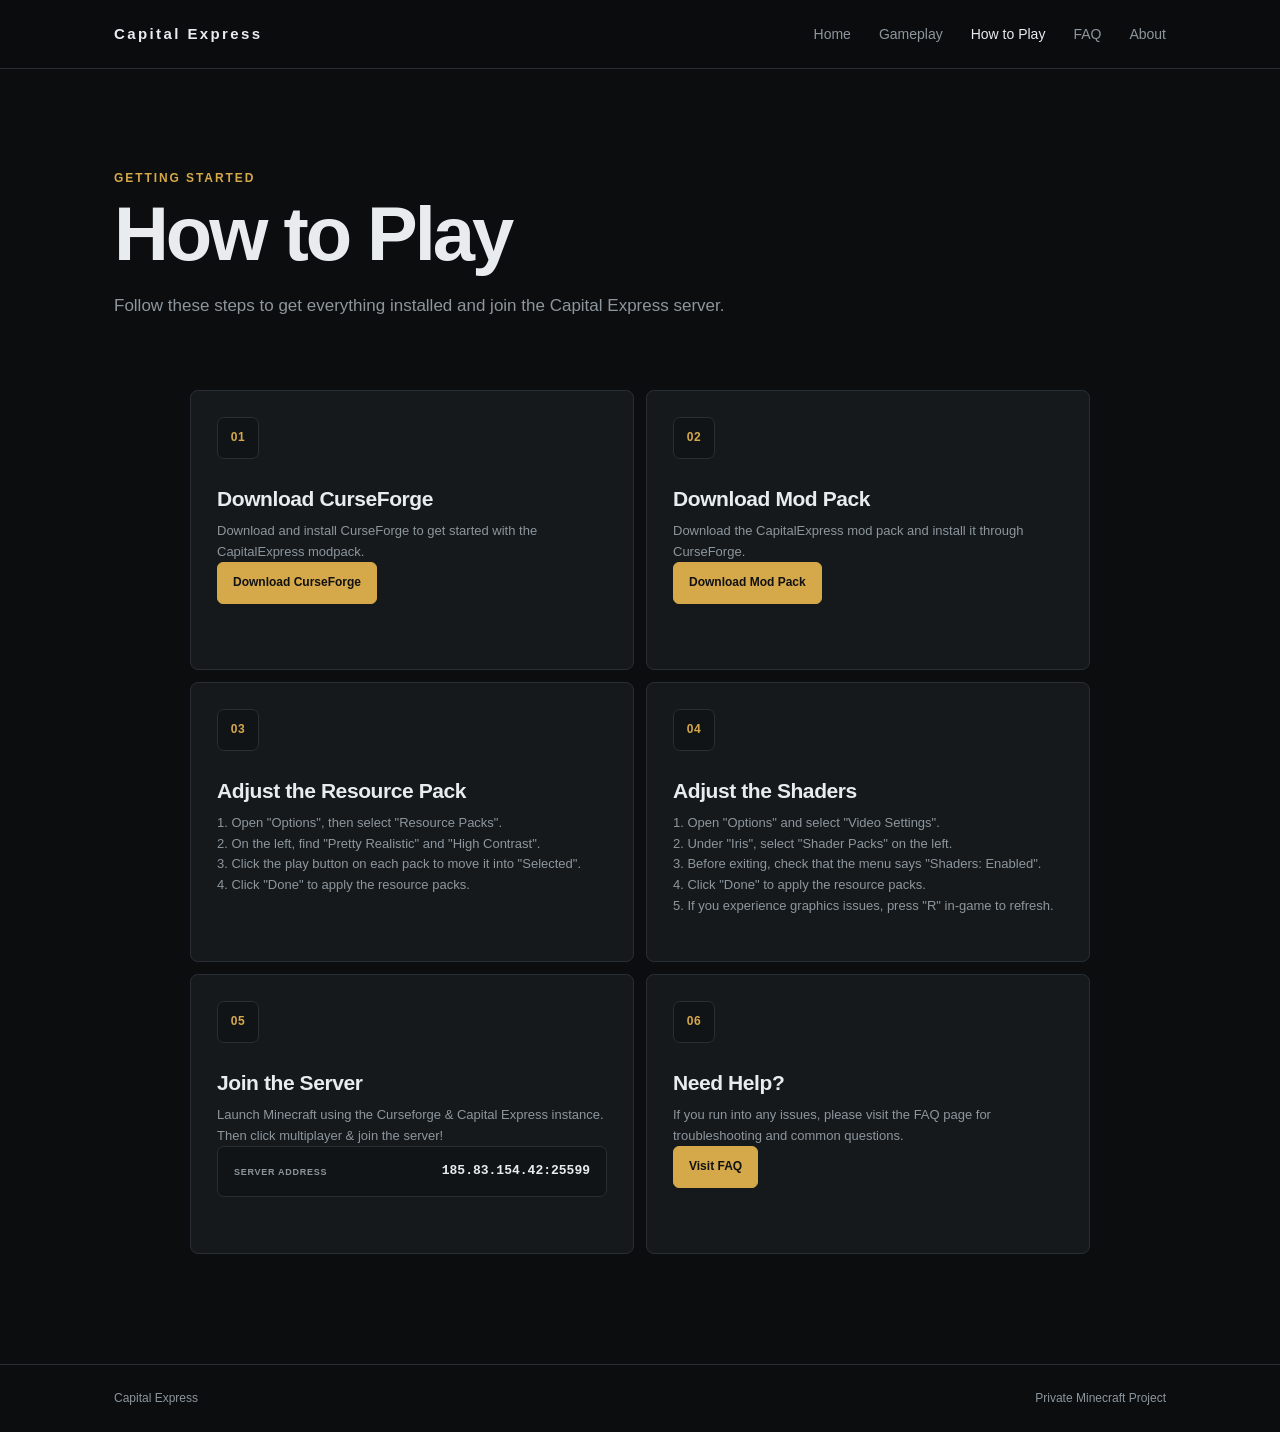
<file: how-to-play.html>
<!DOCTYPE html>

<html lang="en">
<head>
    <meta charset="UTF-8">
    <meta name="viewport" content="width=device-width, initial-scale=1.0">


<title>How to Play — Capital Express</title>
<meta name="description" content="How to play Capital Express — Download the modpack, join the server, and get started.">

<link rel="stylesheet" href="style.css">


</head>

<body>

<header class="navbar">
    <div class="nav-container">


    <a href="index.html" class="logo">
        Capital Express
    </a>

    <nav>
        <a href="index.html">Home</a>
        <a href="gameplay.html">Gameplay</a>
        <a href="how-to-play.html" class="active">How to Play</a>
        <a href="faq.html">FAQ</a>
        <a href="about.html">About</a>
    </nav>

</div>


</header>

<main>


<!-- Page Header -->
<section class="page-header">

    <div class="page-header-content">

        <p class="eyebrow">
            GETTING STARTED
        </p>

        <h1>How to Play</h1>

        <p class="page-intro">
            Follow these steps to get everything installed and join
            the Capital Express server.
        </p>

    </div>

</section>


<!-- Setup Steps -->
<section class="how-to-play">

    <div class="setup-grid">

        <!-- Step 1 -->
        <div class="setup-step">

            <div class="setup-step-number">
                01
            </div>

            <div class="setup-step-content">

                <h3>Download CurseForge</h3>

                <p>
                    Download and install CurseForge to get started
                    with the CapitalExpress modpack.<br>
                </p>

                <a
                    href="https://www.curseforge.com/download/app"
                    class="setup-button"
                    target="_blank"
                    rel="noopener noreferrer"
                >
                    Download CurseForge
                </a>

            </div>

        </div>


        <!-- Step 2 -->
        <div class="setup-step">

            <div class="setup-step-number">
                02
            </div>

            <div class="setup-step-content">

                <h3>Download Mod Pack</h3>

                <p>
                    Download the CapitalExpress mod pack and install it
                    through CurseForge.<br>
                </p>

                <a
                    href="https://www.curseforge.com/minecraft/share/9eW-cKRJ"
                    class="setup-button"
                    target="_blank"
                    rel="noopener noreferrer"
                >
                    Download Mod Pack
                </a>


            </div>

        </div>
        
        <!-- Step 3 -->
        <div class="setup-step">

            <div class="setup-step-number">
                03
            </div>

            <div class="setup-step-content">

                <h3>Adjust the Resource Pack</h3>

                <p>
1. Open "Options", then select "Resource Packs".<br>

2. On the left, find "Pretty Realistic" and "High Contrast".<br>

3. Click the play button on each pack to move it into "Selected".<br>

4. Click "Done" to apply the resource packs.<br>
                </p>

            </div>

        </div>
        
        <!-- Step 4 -->
        <div class="setup-step">

            <div class="setup-step-number">
                04
            </div>

            <div class="setup-step-content">

                <h3>Adjust the Shaders</h3>

                <p>
1. Open "Options" and select "Video Settings".<br>

2. Under "Iris", select "Shader Packs" on the left.<br>

3. Before exiting, check that the menu says "Shaders: Enabled".<br>

4. Click "Done" to apply the resource packs.<br>

5. If you experience graphics issues, press "R" in-game to refresh.
                </p>

            </div>

        </div>

        <!-- Step 5 -->
        <div class="setup-step">

            <div class="setup-step-number">
                05
            </div>

            <div class="setup-step-content">

                <h3>Join the Server</h3>

                <p>
                    Launch Minecraft using the Curseforge & Capital Express instance. Then click multiplayer & join the server!
                </p>

                <div class="server-address">

                    <span>
                        SERVER ADDRESS
                    </span>

                    <strong>
                        185.83.154.42:25599
                    </strong>

                </div>

            </div>

        </div>


        <!-- Step 6 -->
        <div class="setup-step">

            <div class="setup-step-number">
                06
            </div>

            <div class="setup-step-content">

                <h3>Need Help?</h3>

                <p>
                    If you run into any issues, please visit the FAQ
                    page for troubleshooting and common questions.
                </p>

                <a href="faq.html" class="setup-button">
                    Visit FAQ
                </a>

            </div>

        </div>

    </div>

</section>


</main>

<footer>


<div class="footer-container">

    <span>Capital Express</span>

    <span>
        Private Minecraft Project
    </span>

</div>


</footer>

</body>
</html>
</file>
<file: style.css>
:root {
    --background: #0b0d0f;
    --background-light: #111417;
    --panel: #15191c;
    --panel-hover: #1a1f23;

    --border: #282e33;

    --text: #e8ecef;
    --text-muted: #8d969d;

    --accent: #d5a84a;
    --accent-dark: #806329;

    --success: #63b879;
    --warning: #d5a84a;

    --max-width: 1100px;
}


/* -------------------------
   Reset
------------------------- */

* {
    box-sizing: border-box;
    margin: 0;
    padding: 0;
}


html {
    scroll-behavior: smooth;
}


body {
    background: var(--background);
    color: var(--text);

    font-family:
        Inter,
        -apple-system,
        BlinkMacSystemFont,
        "Segoe UI",
        sans-serif;

    line-height: 1.6;
}


/* -------------------------
   Navigation
------------------------- */

.navbar {
    position: sticky;
    top: 0;
    z-index: 100;

    background: rgba(11, 13, 15, 0.94);
    border-bottom: 1px solid var(--border);

    backdrop-filter: blur(10px);
}


.nav-container {
    max-width: var(--max-width);
    margin: 0 auto;

    padding: 0 24px;

    min-height: 68px;

    display: flex;
    align-items: center;
    justify-content: space-between;
}


.logo {
    color: var(--text);

    font-size: 15px;
    font-weight: 800;
    letter-spacing: 0.16em;

    text-decoration: none;
}


nav {
    display: flex;
    gap: 28px;
}


nav a {
    color: var(--text-muted);

    font-size: 14px;
    font-weight: 500;

    text-decoration: none;

    transition: color 0.2s ease;
}


nav a:hover,
nav a.active {
    color: var(--text);
}


/* -------------------------
   Hero
------------------------- */

.hero {
    max-width: var(--max-width);
    margin: 0 auto;

    padding: 120px 24px 90px;
}


.hero-content {
    max-width: 720px;
}


.eyebrow {
    color: var(--accent);

    font-size: 12px;
    font-weight: 700;
    letter-spacing: 0.16em;
}


.hero h1 {
    margin-top: 12px;

    font-size: clamp(48px, 8vw, 88px);
    line-height: 0.95;

    letter-spacing: -0.04em;
}


.tagline {
    margin-top: 22px;

    color: var(--text);

    font-size: clamp(22px, 3vw, 32px);
    font-weight: 500;
}


.intro {
    max-width: 620px;

    margin-top: 18px;

    color: var(--text-muted);

    font-size: 17px;
}


/* -------------------------
   Server Cards
------------------------- */

.server-section {
    max-width: var(--max-width);
    margin: 0 auto;

    padding: 0 24px 100px;

    display: grid;
    grid-template-columns: repeat(3, 1fr);

    gap: 16px;
}


.server-card {
    padding: 28px;

    background: var(--panel);

    border: 1px solid var(--border);
    border-radius: 8px;

    transition:
        background 0.2s ease,
        border-color 0.2s ease;
}


.server-card:hover {
    background: var(--panel-hover);
    border-color: #353d43;
}


.card-label {
    display: block;

    color: var(--text-muted);

    font-size: 11px;
    font-weight: 700;

    letter-spacing: 0.14em;
}


.status {
    margin-top: 18px;

    display: flex;
    align-items: center;
    gap: 10px;

    font-size: 22px;
    font-weight: 600;
}


.status-dot {
    width: 9px;
    height: 9px;

    border-radius: 50%;
}


.status-dot.coming-soon {
    background: var(--warning);

    box-shadow:
        0 0 0 4px rgba(213, 168, 74, 0.1);
}


.big-value {
    margin-top: 18px;

    font-size: 32px;
    font-weight: 700;
}


.server-card p {
    margin-top: 10px;

    color: var(--text-muted);

    font-size: 14px;
}


/* -------------------------
   Development
------------------------- */

.development {
    max-width: var(--max-width);
    margin: 0 auto;

    padding: 0 24px 110px;
}


.section-heading {
    margin-bottom: 24px;
}


.section-heading h2 {
    margin-top: 8px;

    font-size: 28px;
    letter-spacing: -0.02em;
}


.development-list {
    border-top: 1px solid var(--border);
}


.development-item {
    padding: 20px 4px;

    border-bottom: 1px solid var(--border);

    display: flex;
    align-items: center;
    justify-content: space-between;
    gap: 20px;
}


.development-item div {
    display: flex;
    flex-direction: column;
}


.development-item strong {
    font-size: 15px;
}


.development-item span {
    color: var(--text-muted);
    font-size: 13px;
}


.badge {
    padding: 5px 9px;

    border: 1px solid var(--border);
    border-radius: 4px;

    font-size: 10px !important;
    font-weight: 700;

    letter-spacing: 0.08em;
}


.badge.testing {
    color: var(--success);
    border-color: rgba(99, 184, 121, 0.3);
}


.badge.preparation {
    color: var(--warning);
    border-color: rgba(213, 168, 74, 0.3);
}


.badge.upcoming {
    color: var(--text-muted);
}


/* -------------------------
   Footer
------------------------- */

footer {
    border-top: 1px solid var(--border);
}


.footer-container {
    max-width: var(--max-width);
    margin: 0 auto;

    padding: 24px;

    display: flex;
    justify-content: space-between;
    gap: 20px;

    color: var(--text-muted);

    font-size: 12px;
}


/* -------------------------
   Mobile
------------------------- */

@media (max-width: 700px) {

    .nav-container {
        min-height: 60px;
    }


    nav {
        gap: 15px;
    }


    nav a {
        font-size: 12px;
    }


    .hero {
        padding-top: 80px;
        padding-bottom: 60px;
    }


    .server-section {
        grid-template-columns: 1fr;

        padding-bottom: 80px;
    }


    .development {
        padding-bottom: 80px;
    }


    .footer-container {
        flex-direction: column;
    }

}

/* -------------------------
   About / Modpack
------------------------- */

.page-header {
    max-width: var(--max-width);
    margin: 0 auto;
    padding: 100px 24px 70px;
}

.page-header-content {
    max-width: 760px;
}

.page-header h1 {
    margin-top: 10px;

    font-size: clamp(48px, 8vw, 76px);
    line-height: 0.95;

    letter-spacing: -0.04em;
}

.page-intro {
    max-width: 650px;
    margin-top: 22px;

    color: var(--text-muted);
    font-size: 17px;
    line-height: 1.6;
}

.version-info {
    display: flex;
    gap: 12px;
    margin-top: 38px;
}

.version-info > div {
    min-width: 150px;

    padding: 18px 20px;

    background: var(--panel);
    border: 1px solid var(--border);
    border-radius: 8px;
}

.version-info strong {
    display: block;
    margin-top: 7px;

    font-size: 18px;
}


/* -------------------------
   Modpack
------------------------- */

.modpack {
    max-width: var(--max-width);
    margin: 0 auto;
    padding: 0 24px 110px;
}

.modpack .section-heading {
    margin-bottom: 10px;
}

.mod-category {
    margin-top: 56px;
}


/* Category header */

.mod-category-header {
    display: flex;
    align-items: center;
    gap: 14px;

    margin-bottom: 18px;
}

.mod-category-icon {
    width: 42px;
    height: 42px;

    display: flex;
    align-items: center;
    justify-content: center;

    background: var(--panel);

    border: 1px solid var(--border);
    border-radius: 8px;

    font-size: 19px;
    flex-shrink: 0;
}

.mod-category-header h3 {
    margin-top: 3px;

    font-size: 21px;
    line-height: 1.2;
    letter-spacing: -0.02em;
}


/* -------------------------
   Mod Cards
------------------------- */

.mod-list {
    display: grid;
    grid-template-columns: repeat(2, minmax(0, 1fr));
    gap: 12px;
}

.mod-item {
    min-height: 125px;

    display: flex;
    flex-direction: column;
    justify-content: center;

    padding: 22px 24px;

    background: var(--panel);

    border: 1px solid var(--border);
    border-radius: 8px;

    transition:
        background 0.2s ease,
        border-color 0.2s ease,
        transform 0.2s ease;
}

.mod-item:hover {
    background: var(--panel-hover);
    border-color: #353d43;

    transform: translateY(-2px);
}

.mod-item h4 {
    font-size: 15px;
    font-weight: 650;
    letter-spacing: -0.01em;
}

.mod-item p {
    max-width: 600px;

    margin-top: 8px;

    color: var(--text-muted);

    font-size: 13px;
    line-height: 1.55;
}


/* -------------------------
   Mobile
------------------------- */

@media (max-width: 700px) {

    .page-header {
        padding-top: 80px;
        padding-bottom: 55px;
    }

    .page-intro {
        font-size: 16px;
    }

    .version-info {
        flex-direction: column;
    }

    .version-info > div {
        width: 100%;
    }

    .modpack {
        padding-bottom: 80px;
    }

    .mod-category {
        margin-top: 46px;
    }

    .mod-list {
        grid-template-columns: 1fr;
    }

    .mod-item {
        min-height: 0;
        padding: 19px 20px;
    }

    .mod-category-icon {
        width: 38px;
        height: 38px;
        font-size: 17px;
    }

    .mod-category-header h3 {
        font-size: 19px;
    }
}

/* -------------------------
   How to Play
------------------------- */

.how-to-play {
    max-width: var(--max-width);
    margin: 0 auto;

    padding: 0 24px 110px;
}


/* -------------------------
   Setup Grid
------------------------- */

.setup-grid {
    display: grid;

    grid-template-columns: repeat(2, minmax(0, 1fr));

    gap: 12px;

    max-width: 900px;
    margin: 0 auto;
}


/* -------------------------
   Setup Cards
------------------------- */

.setup-step {
    min-height: 280px;

    display: flex;
    flex-direction: column;

    padding: 26px;

    background: var(--panel);

    border: 1px solid var(--border);
    border-radius: 8px;

    transition:
        background 0.2s ease,
        border-color 0.2s ease,
        transform 0.2s ease;
}

.setup-step:hover {
    background: var(--panel-hover);
    border-color: #353d43;

    transform: translateY(-2px);
}


/* Step number */

.setup-step-number {
    width: 42px;
    height: 42px;

    display: flex;
    align-items: center;
    justify-content: center;

    margin-bottom: 22px;

    background: var(--background-light);

    border: 1px solid var(--border);
    border-radius: 7px;

    color: var(--accent);

    font-size: 12px;
    font-weight: 700;
    letter-spacing: 0.04em;
}


/* Content */

.setup-step-content h3 {
    margin-top: 5px;

    font-size: 21px;
    line-height: 1.2;

    letter-spacing: -0.02em;
}

.setup-step-content > p {
    margin-top: 10px;

    color: var(--text-muted);

    font-size: 13px;
    line-height: 1.6;
}

/* -------------------------
   Setup Instructions
------------------------- */

.setup-instructions {
    display: grid;
    gap: 9px;
    margin-top: 16px;
}

.setup-instruction {
    display: flex;
    align-items: flex-start;
    gap: 11px;

    padding: 11px 12px;

    background: var(--background-light);
    border: 1px solid var(--border);
    border-radius: 6px;
}

.setup-instruction > span {
    display: flex;
    align-items: center;
    justify-content: center;
    flex-shrink: 0;

    width: 25px;
    height: 25px;

    background: rgba(213, 168, 74, 0.10);
    border: 1px solid rgba(213, 168, 74, 0.25);
    border-radius: 5px;

    color: var(--accent);
    font-size: 10px;
    font-weight: 700;
}

.setup-instruction p {
    margin: 2px 0 0;

    color: var(--text-muted);
    font-size: 12px;
    line-height: 1.6;
}

.setup-instruction strong {
    color: var(--text);
    font-weight: 600;
}

/* -------------------------
   Buttons
------------------------- */

.setup-button {
    display: inline-flex;
    align-items: center;
    justify-content: center;

    width: fit-content;

    margin-top: auto;
    padding: 10px 15px;

    background: var(--accent);
    color: #111;

    border: 1px solid var(--accent);
    border-radius: 6px;

    font-size: 12px;
    font-weight: 700;

    text-decoration: none;

    transition:
        background 0.2s ease,
        border-color 0.2s ease,
        transform 0.2s ease;
}

.setup-button:hover {
    background: #e2b85c;
    border-color: #e2b85c;

    transform: translateY(-1px);
}


/* -------------------------
   Server Address
------------------------- */

.server-address {
    display: flex;
    align-items: center;
    justify-content: space-between;

    gap: 15px;

    margin-top: auto;
    padding: 14px 16px;

    background: var(--background-light);

    border: 1px solid var(--border);
    border-radius: 7px;
}

.server-address span {
    color: var(--text-muted);

    font-size: 9px;
    font-weight: 700;
    letter-spacing: 0.08em;
}

.server-address strong {
    font-family: monospace;

    color: var(--text);

    font-size: 13px;
}


/* -------------------------
   Notes
------------------------- */

.setup-note {
    margin-top: 12px !important;

    font-size: 11px !important;
}


/* -------------------------
   Practical Settings
------------------------- */

.settings-list {
    display: grid;

    gap: 8px;

    margin-top: 18px;
}

.setting {
    display: flex;
    align-items: center;
    justify-content: space-between;

    gap: 15px;

    padding: 10px 12px;

    background: var(--background-light);

    border: 1px solid var(--border);
    border-radius: 6px;
}

.setting span {
    color: var(--text-muted);

    font-size: 11px;
}

.setting strong {
    font-size: 11px;
    font-weight: 650;

    text-align: right;
}


/* -------------------------
   Mobile
------------------------- */

@media (max-width: 700px) {

    .how-to-play {
        padding-bottom: 80px;
    }

    .setup-grid {
        grid-template-columns: 1fr;

        max-width: 100%;
    }

    .setup-step {
        min-height: 0;

        padding: 22px;
    }

    .setup-step-number {
        margin-bottom: 18px;
    }

    .setup-step-content h3 {
        font-size: 20px;
    }

    .server-address {
        align-items: flex-start;
        flex-direction: column;

        gap: 6px;
    }

    .server-address strong {
        word-break: break-all;
    }

}

/* -------------------------
FAQ
------------------------- */

.faq {
    max-width: 820px;
    margin: 0 auto;
    padding: 0 24px 110px;
}

.faq-list {
    display: grid;
    gap: 10px;
}

.faq-item {
    background: var(--panel);

    border: 1px solid var(--border);
    border-radius: 8px;

    overflow: hidden;

    transition:
        background 0.2s ease,
        border-color 0.2s ease;
}



}

.faq-item:hover {
background: var(--panel-hover);
border-color: #353d43;
}

/* Question */

.faq-question {
display: flex;
align-items: center;
justify-content: space-between;


gap: 24px;

padding: 22px 24px;

cursor: pointer;

list-style: none;

font-size: 15px;
font-weight: 600;

transition: color 0.2s ease;


}

.faq-question::-webkit-details-marker {
display: none;
}

.faq-question::after {
content: "+";


width: 28px;
height: 28px;

display: flex;
align-items: center;
justify-content: center;

flex-shrink: 0;

background: var(--background-light);

border: 1px solid var(--border);
border-radius: 6px;

color: var(--accent);

font-size: 18px;
font-weight: 400;

transition:
    transform 0.2s ease,
    background 0.2s ease;


}

.faq-question:hover {
color: var(--accent);
}

.faq-item[open] .faq-question::after {
transform: rotate(45deg);
background: var(--panel);
}

/* Answer */

.faq-answer {
max-width: 720px;


margin: -2px 24px 0;

padding: 0 0 24px;

color: var(--text-muted);

font-size: 14px;
line-height: 1.7;
```

}

.faq-answer p {
padding-top: 2px;
}

.faq-answer a {
color: var(--accent);

```
text-decoration: none;
```

}

.faq-answer a:hover {
text-decoration: underline;
}

/* -------------------------
FAQ Mobile
------------------------- */

@media (max-width: 700px) {

```
.faq {
    padding: 0 20px 80px;
}

.faq-list {
    gap: 8px;
}

.faq-question {
    padding: 19px 18px;

    font-size: 14px;
}

.faq-question::after {
    width: 26px;
    height: 26px;
}

.faq-answer {
    margin: -2px 18px 0;

    padding-bottom: 20px;

    font-size: 13px;
}
```

}

.status-dot.online {
    background: #4ade80;
}

.status-dot.offline {
    background: #f87171;
}
</file>
